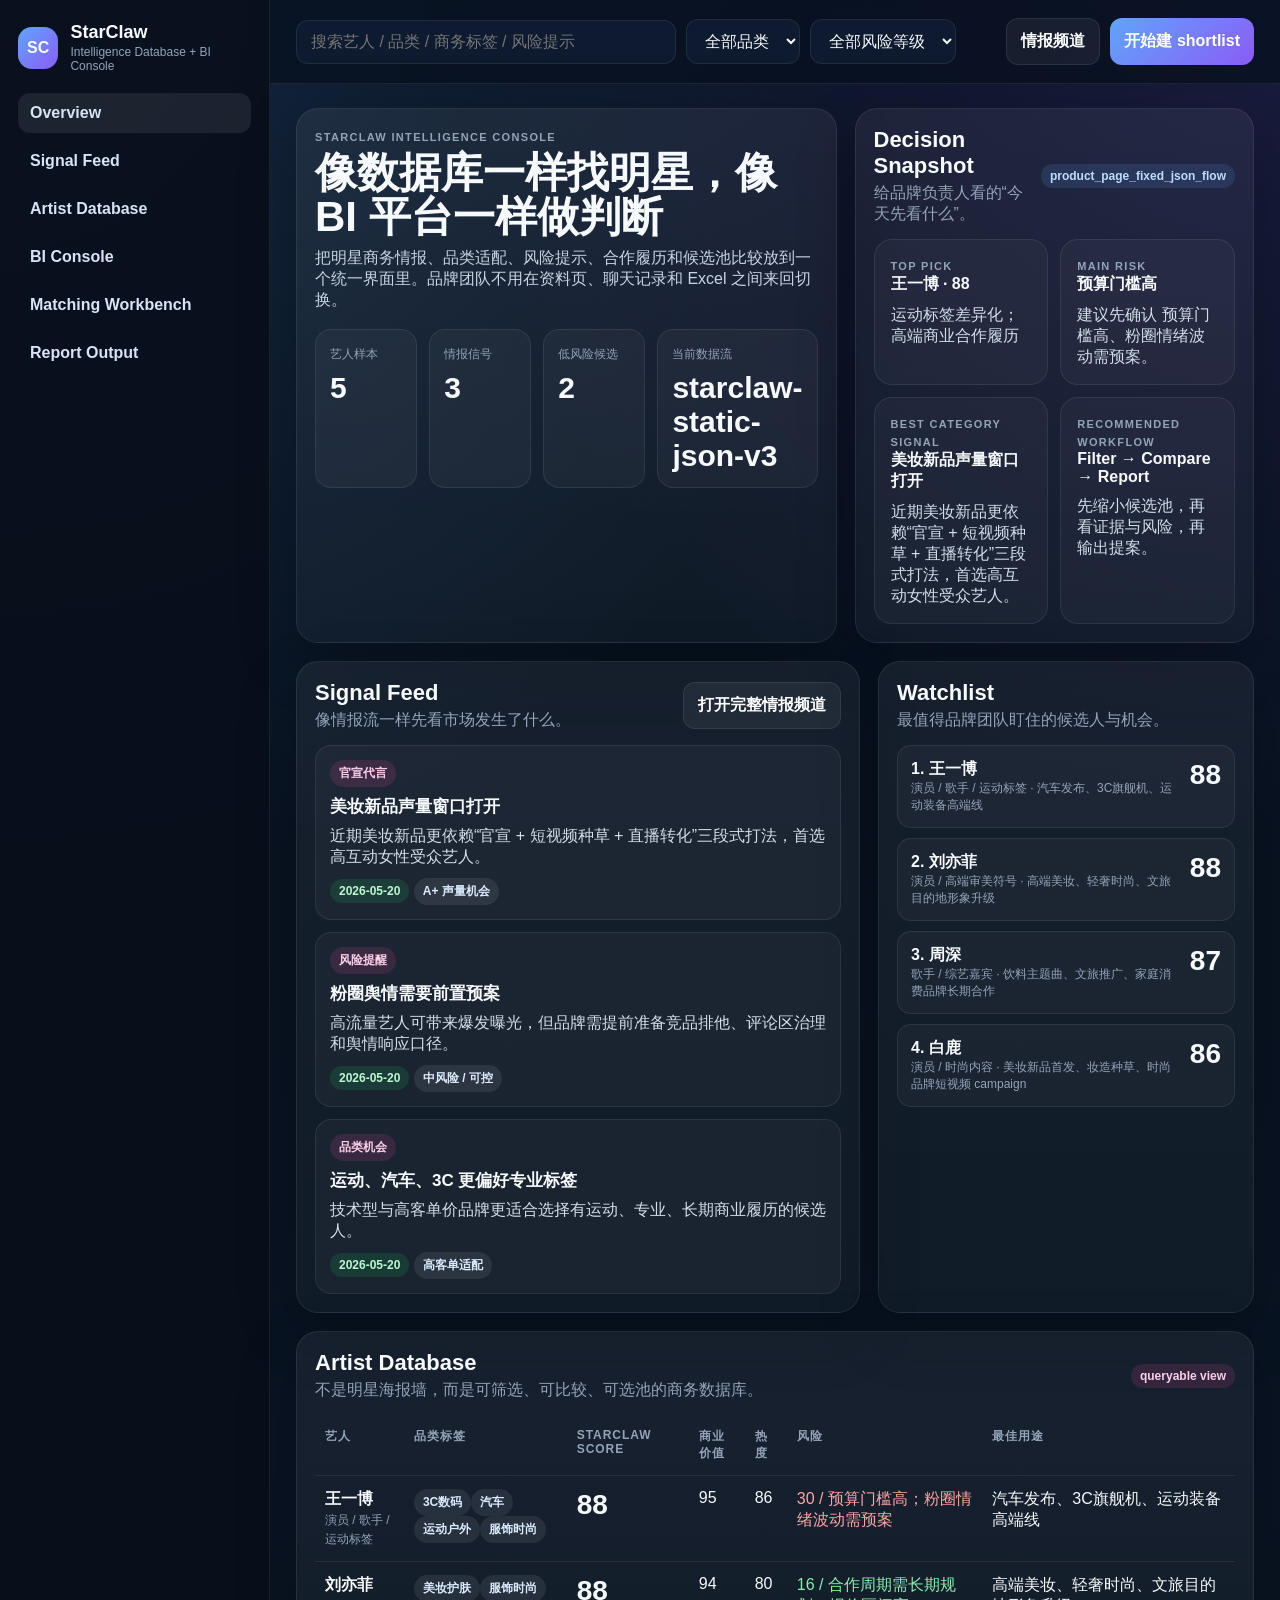
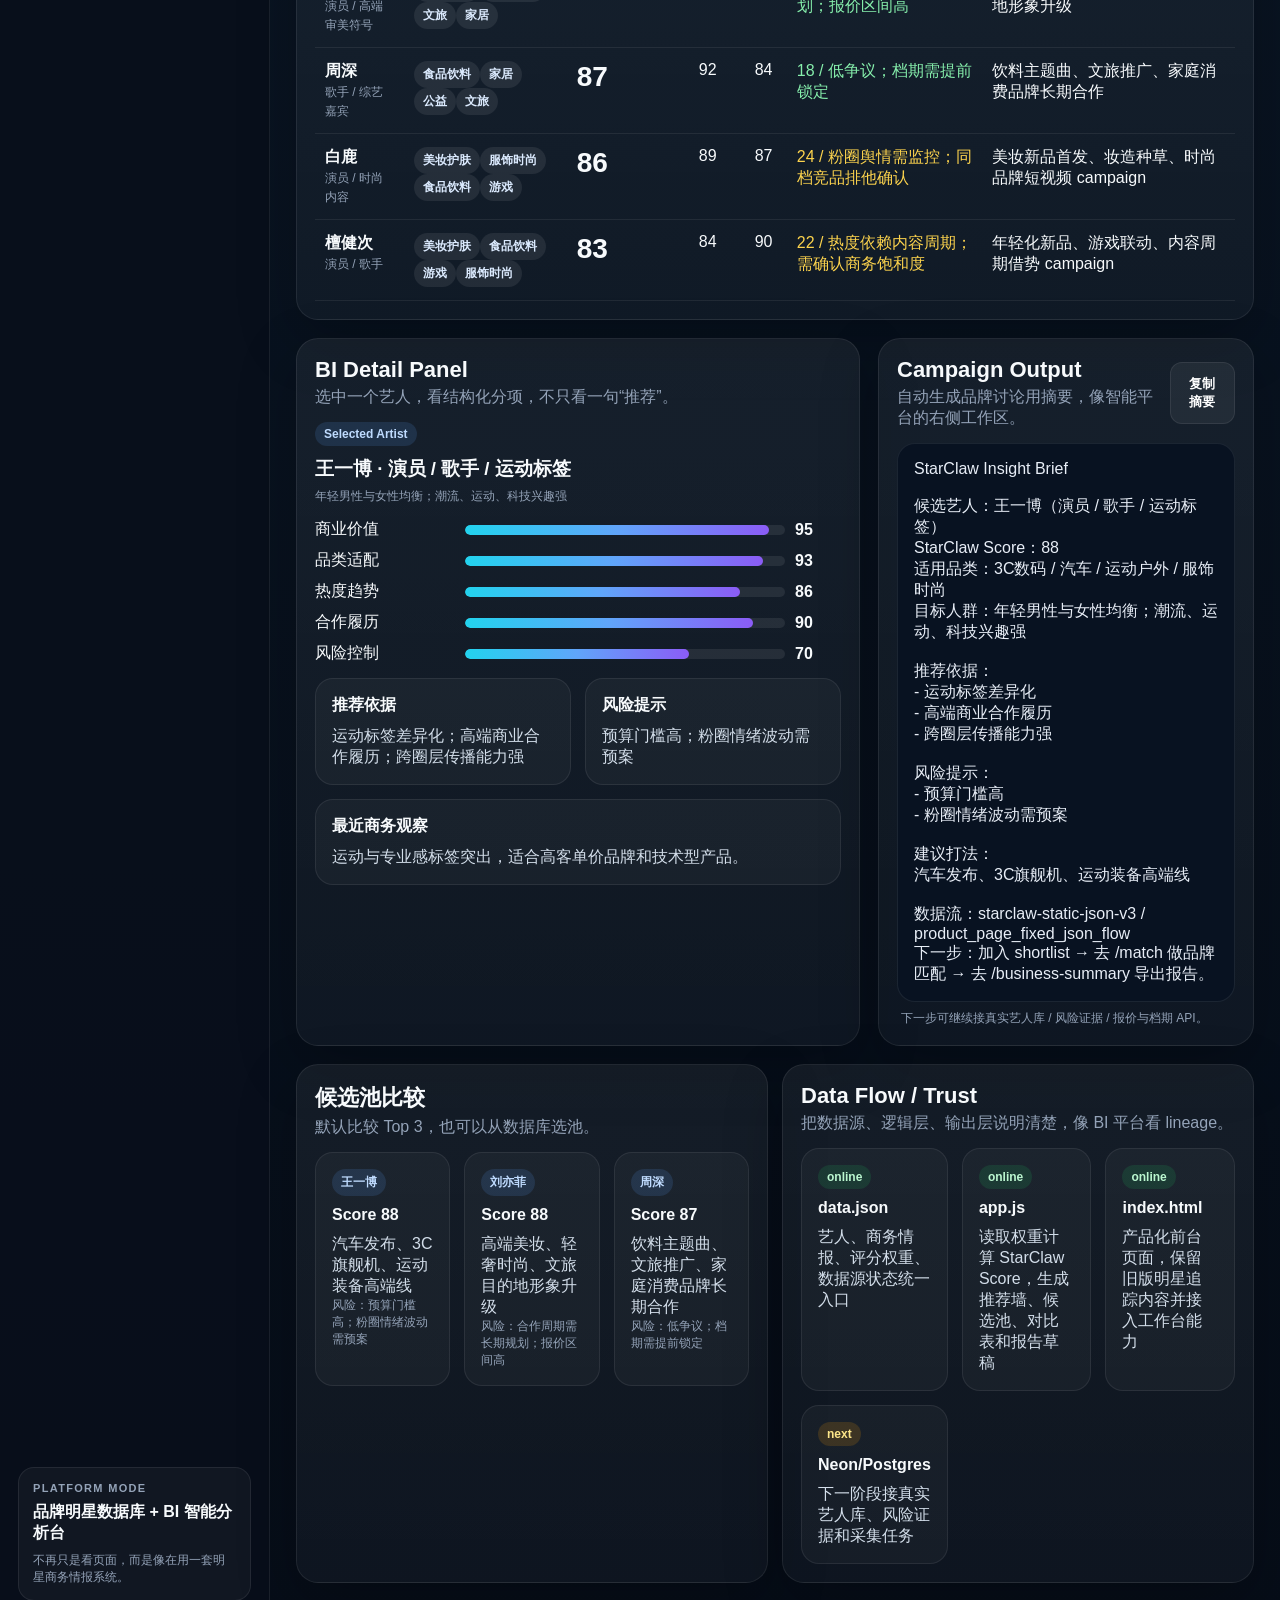
<file: index.html>
<!doctype html>
<html lang="zh-CN">
<head>
  <meta charset="UTF-8" />
  <meta name="viewport" content="width=device-width, initial-scale=1.0" />
  <title>StarClaw Intelligence Console</title>
  <meta name="description" content="StarClaw 明星商务情报数据库与 BI 智能工作台。" />
  <link rel="canonical" href="https://star.singclaw.xyz/" />
  <link rel="icon" type="image/svg+xml" href="/favicon.svg" />
  <style>
    :root{--bg:#07111f;--bg2:#0b1728;--panel:#0f1b31;--panel2:#12233f;--card:#132746;--line:rgba(255,255,255,.08);--text:#f7fafc;--muted:#94a3b8;--blue:#60a5fa;--cyan:#22d3ee;--violet:#8b5cf6;--pink:#ec4899;--green:#22c55e;--amber:#f59e0b;--red:#ef4444}*{box-sizing:border-box}html,body{margin:0;background:radial-gradient(circle at top left,rgba(96,165,250,.16),transparent 26%),radial-gradient(circle at top right,rgba(139,92,246,.14),transparent 24%),linear-gradient(180deg,#07111f,#091422 45%,#060d18);color:var(--text);font-family:Inter,-apple-system,BlinkMacSystemFont,"Segoe UI",Roboto,"PingFang SC","Microsoft YaHei",sans-serif}body{display:grid;grid-template-columns:270px 1fr;min-height:100vh}.sidebar{background:rgba(8,15,27,.9);border-right:1px solid var(--line);padding:22px 18px;display:flex;flex-direction:column;gap:20px}.brand{display:flex;gap:12px;align-items:center}.mark{width:42px;height:42px;border-radius:14px;background:linear-gradient(135deg,var(--blue),var(--violet));display:grid;place-items:center;font-weight:900}.brand h1{font-size:18px;margin:0}.brand p{margin:2px 0 0;color:var(--muted);font-size:12px}.nav{display:grid;gap:8px}.nav a{color:#d8e3f4;text-decoration:none;padding:11px 12px;border-radius:12px;font-weight:700}.nav a:hover,.nav a.active{background:rgba(255,255,255,.08)}.sidecard{margin-top:auto;padding:14px;border:1px solid var(--line);border-radius:16px;background:rgba(255,255,255,.04);display:grid;gap:8px}.eyebrow{font-size:11px;text-transform:uppercase;letter-spacing:.12em;color:var(--muted);font-weight:800}.main{min-width:0}.topbar{position:sticky;top:0;z-index:5;display:flex;justify-content:space-between;align-items:center;padding:18px 26px;border-bottom:1px solid var(--line);background:rgba(7,17,31,.76);backdrop-filter:blur(18px)}.search{display:flex;gap:10px;align-items:center;width:min(660px,100%)}.search input,.search select{background:#0d1a2f;border:1px solid var(--line);color:var(--text);border-radius:12px;padding:12px 14px;font:inherit}.search input{flex:1}.actions{display:flex;gap:10px}.btn{display:inline-flex;align-items:center;justify-content:center;border-radius:12px;padding:12px 14px;text-decoration:none;color:#fff;background:rgba(255,255,255,.06);border:1px solid var(--line);font-weight:800}.btn.primary{background:linear-gradient(135deg,var(--blue),var(--violet));border:0}.content{padding:24px 26px 40px;display:grid;gap:18px}.hero{display:grid;grid-template-columns:1.15fr .85fr;gap:18px}.panel{background:linear-gradient(180deg,rgba(255,255,255,.06),rgba(255,255,255,.035));border:1px solid var(--line);border-radius:22px;padding:18px;box-shadow:0 20px 60px rgba(0,0,0,.24)}.hero h2{margin:6px 0 10px;font-size:42px;line-height:1.04}.hero p{margin:0;color:#c8d4e3;max-width:760px}.kpis{display:grid;grid-template-columns:repeat(4,1fr);gap:12px;margin-top:18px}.kpi{padding:14px;border-radius:16px;background:rgba(255,255,255,.04);border:1px solid var(--line)}.kpi b{display:block;font-size:30px;margin-top:8px}.mini{font-size:12px;color:var(--muted)}.statdeck{display:grid;grid-template-columns:repeat(2,1fr);gap:12px}.chip{display:inline-flex;align-items:center;padding:5px 9px;border-radius:999px;font-size:12px;font-weight:700;background:rgba(255,255,255,.08);color:#dbeafe}.chip.blue{background:rgba(96,165,250,.14);color:#bfdbfe}.chip.green{background:rgba(34,197,94,.14);color:#bbf7d0}.chip.amber{background:rgba(245,158,11,.16);color:#fde68a}.chip.pink{background:rgba(236,72,153,.14);color:#fbcfe8}.grid{display:grid;gap:18px}.split{grid-template-columns:1.2fr .8fr}.section-head{display:flex;justify-content:space-between;align-items:center;gap:12px;margin-bottom:14px}.section-head h3{margin:0;font-size:22px}.section-head p{margin:4px 0 0;color:var(--muted)}.feed{display:grid;gap:12px}.feed-item{padding:14px;border-radius:16px;background:rgba(255,255,255,.035);border:1px solid var(--line)}.feed-item h4{margin:8px 0 8px;font-size:17px}.feed-item p{margin:0 0 10px;color:#d4deea}.watchlist{display:grid;gap:10px}.watch{padding:13px;border-radius:14px;background:rgba(255,255,255,.035);border:1px solid var(--line);display:flex;justify-content:space-between;gap:10px}.watch strong{display:block}.database{overflow:auto}.table{width:100%;border-collapse:collapse}.table th,.table td{padding:13px 10px;border-bottom:1px solid rgba(255,255,255,.07);text-align:left;vertical-align:top}.table th{font-size:12px;text-transform:uppercase;letter-spacing:.08em;color:var(--muted)}.table tr{cursor:pointer}.table tr:hover{background:rgba(255,255,255,.03)}.score{font-size:28px;font-weight:900}.risk-low{color:#86efac}.risk-mid{color:#fcd34d}.risk-high{color:#fca5a5}.detail{display:grid;gap:14px}.bars{display:grid;gap:10px}.barrow{display:grid;grid-template-columns:140px 1fr 46px;gap:10px;align-items:center}.bar{height:10px;border-radius:999px;background:rgba(255,255,255,.08);overflow:hidden}.bar span{display:block;height:100%;border-radius:999px;background:linear-gradient(90deg,var(--cyan),var(--blue),var(--violet))}.cards3{display:grid;grid-template-columns:repeat(3,1fr);gap:14px}.cards2{display:grid;grid-template-columns:repeat(2,1fr);gap:14px}.card{padding:16px;border-radius:18px;background:rgba(255,255,255,.035);border:1px solid var(--line)}.card h4{margin:0 0 10px}.card p{margin:0;color:#d3deea}.report{white-space:pre-wrap;background:#081221;border:1px solid var(--line);border-radius:18px;padding:16px;min-height:220px;color:#e8eef7}.footer{padding:8px 4px 0;color:var(--muted);font-size:12px}.empty{padding:28px;text-align:center;color:var(--muted)}@media(max-width:1100px){body{grid-template-columns:1fr}.sidebar{border-right:0;border-bottom:1px solid var(--line)}.hero,.split,.cards2,.cards3,.kpis,.statdeck{grid-template-columns:1fr}.topbar{position:static;flex-direction:column;align-items:stretch}.actions{justify-content:flex-start}}
  </style>
</head>
<body>
  <aside class="sidebar">
    <div class="brand"><div class="mark">SC</div><div><h1>StarClaw</h1><p>Intelligence Database + BI Console</p></div></div>
    <nav class="nav">
      <a class="active" href="#overview">Overview</a>
      <a href="#signals">Signal Feed</a>
      <a href="#database">Artist Database</a>
      <a href="#bi">BI Console</a>
      <a href="/match">Matching Workbench</a>
      <a href="/business-summary">Report Output</a>
    </nav>
    <div class="sidecard">
      <span class="eyebrow">Platform mode</span>
      <strong>品牌明星数据库 + BI 智能分析台</strong>
      <span class="mini">不再只是看页面，而是像在用一套明星商务情报系统。</span>
    </div>
  </aside>
  <main class="main">
    <header class="topbar">
      <div class="search">
        <input id="searchInput" placeholder="搜索艺人 / 品类 / 商务标签 / 风险提示" />
        <select id="categoryFilter"></select>
        <select id="riskFilter"><option value="all">全部风险等级</option><option value="safe">低风险优先</option><option value="balanced">平衡型</option><option value="aggressive">高热度优先</option></select>
      </div>
      <div class="actions"><a class="btn" href="/stars">情报频道</a><a class="btn primary" href="/match">开始建 shortlist</a></div>
    </header>
    <div class="content">
      <section class="hero" id="overview">
        <div class="panel">
          <span class="eyebrow">starclaw intelligence console</span>
          <h2>像数据库一样找明星，像 BI 平台一样做判断</h2>
          <p>把明星商务情报、品类适配、风险提示、合作履历和候选池比较放到一个统一界面里。品牌团队不用在资料页、聊天记录和 Excel 之间来回切换。</p>
          <div class="kpis">
            <div class="kpi"><span class="mini">艺人样本</span><b id="metricArtists">—</b></div>
            <div class="kpi"><span class="mini">情报信号</span><b id="metricSignals">—</b></div>
            <div class="kpi"><span class="mini">低风险候选</span><b id="metricSafe">—</b></div>
            <div class="kpi"><span class="mini">当前数据流</span><b id="metricFlow">—</b></div>
          </div>
        </div>
        <div class="panel">
          <div class="section-head"><div><h3>Decision Snapshot</h3><p>给品牌负责人看的“今天先看什么”。</p></div><span id="modeChip" class="chip blue">Live JSON</span></div>
          <div class="statdeck">
            <div class="card"><span class="eyebrow">Top pick</span><h4 id="topPickName">—</h4><p id="topPickReason">—</p></div>
            <div class="card"><span class="eyebrow">Main risk</span><h4 id="topRisk">—</h4><p id="topRiskAdvice">—</p></div>
            <div class="card"><span class="eyebrow">Best category signal</span><h4 id="bestCategory">—</h4><p id="bestCategoryNote">—</p></div>
            <div class="card"><span class="eyebrow">Recommended workflow</span><h4>Filter → Compare → Report</h4><p>先缩小候选池，再看证据与风险，再输出提案。</p></div>
          </div>
        </div>
      </section>

      <section class="grid split" id="signals">
        <div class="panel">
          <div class="section-head"><div><h3>Signal Feed</h3><p>像情报流一样先看市场发生了什么。</p></div><a class="btn" href="/stars">打开完整情报频道</a></div>
          <div id="signalFeed" class="feed"></div>
        </div>
        <div class="panel">
          <div class="section-head"><div><h3>Watchlist</h3><p>最值得品牌团队盯住的候选人与机会。</p></div></div>
          <div id="watchlist" class="watchlist"></div>
        </div>
      </section>

      <section class="panel" id="database">
        <div class="section-head"><div><h3>Artist Database</h3><p>不是明星海报墙，而是可筛选、可比较、可选池的商务数据库。</p></div><span class="chip pink">queryable view</span></div>
        <div class="database">
          <table class="table">
            <thead><tr><th>艺人</th><th>品类标签</th><th>StarClaw Score</th><th>商业价值</th><th>热度</th><th>风险</th><th>最佳用途</th></tr></thead>
            <tbody id="artistRows"></tbody>
          </table>
        </div>
      </section>

      <section class="grid split" id="bi">
        <div class="panel">
          <div class="section-head"><div><h3>BI Detail Panel</h3><p>选中一个艺人，看结构化分项，不只看一句“推荐”。</p></div></div>
          <div id="detailPanel" class="detail"></div>
        </div>
        <div class="panel">
          <div class="section-head"><div><h3>Campaign Output</h3><p>自动生成品牌讨论用摘要，像智能平台的右侧工作区。</p></div><button id="copyReportBtn" class="btn">复制摘要</button></div>
          <div id="reportBox" class="report"></div>
          <div class="footer">下一步可继续接真实艺人库 / 风险证据 / 报价与档期 API。</div>
        </div>
      </section>

      <section class="cards2">
        <div class="panel"><div class="section-head"><div><h3>候选池比较</h3><p>默认比较 Top 3，也可以从数据库选池。</p></div></div><div id="compareCards" class="cards3"></div></div>
        <div class="panel"><div class="section-head"><div><h3>Data Flow / Trust</h3><p>把数据源、逻辑层、输出层说明清楚，像 BI 平台看 lineage。</p></div></div><div id="pipelineCards" class="cards3"></div></div>
      </section>
    </div>
  </main>
  <script src="/app.js"></script>
</body>
</html>
</file>
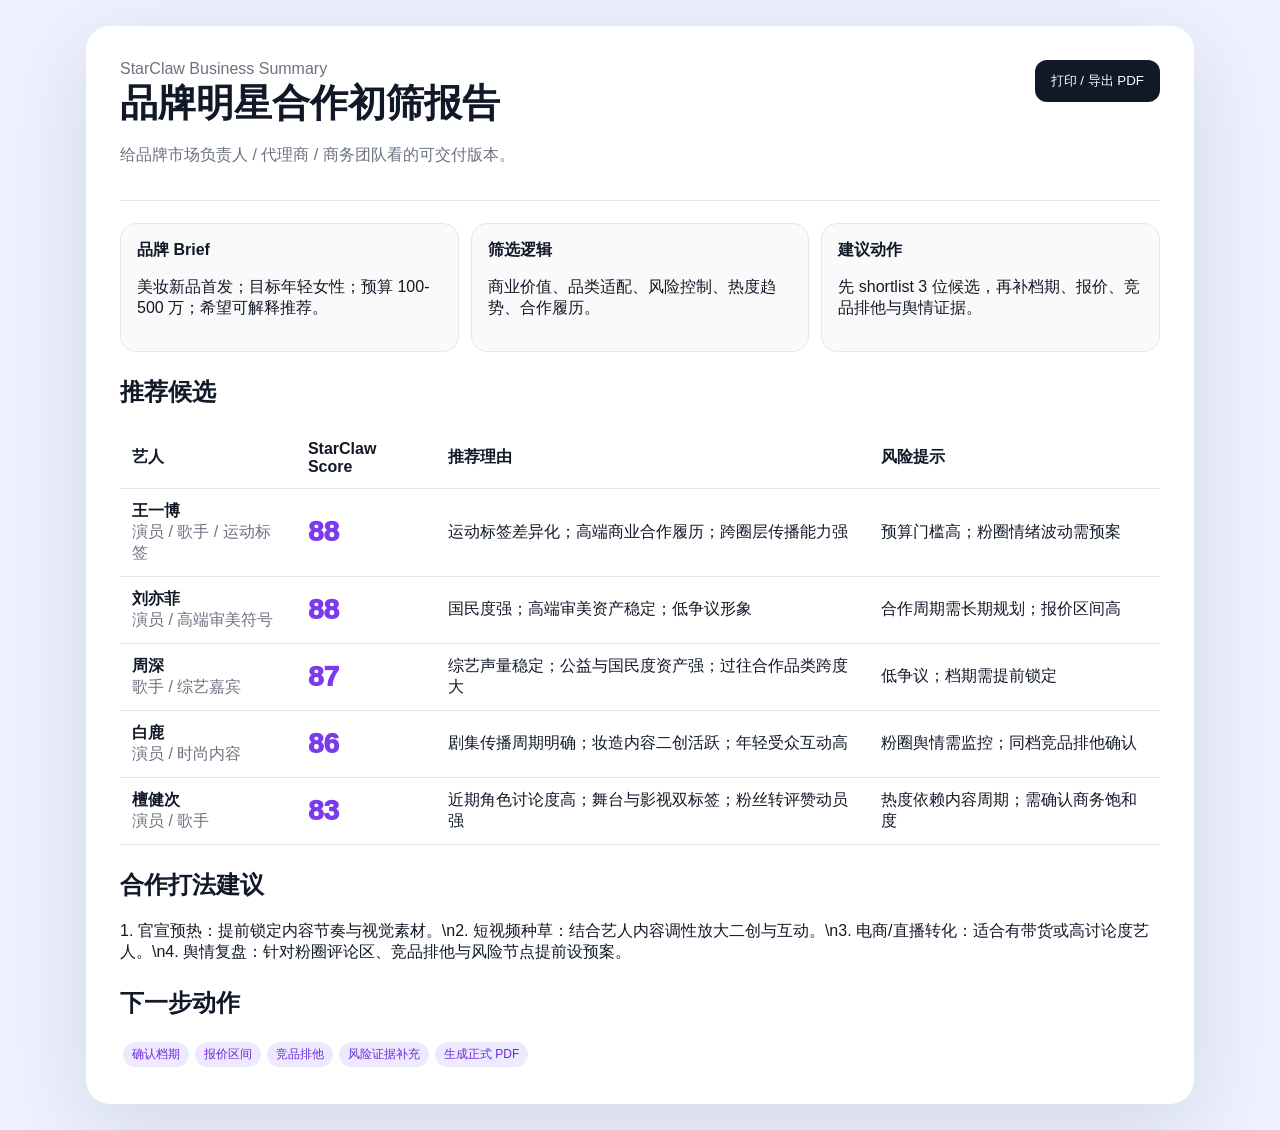
<file: business-summary/index.html>
<!doctype html>
<html lang="zh-CN"><head><meta charset="UTF-8"><meta name="viewport" content="width=device-width,initial-scale=1"><title>品牌商务推荐报告 · StarClaw</title><style>body{margin:0;background:#eef2ff;color:#111827;font-family:-apple-system,BlinkMacSystemFont,'Segoe UI','Microsoft YaHei',sans-serif}.page{width:min(1040px,calc(100% - 32px));margin:26px auto;background:white;border-radius:24px;padding:34px;box-shadow:0 24px 90px rgba(15,23,42,.12)}.top{display:flex;justify-content:space-between;align-items:start;gap:20px;border-bottom:1px solid #e5e7eb;padding-bottom:18px}h1{font-size:38px;margin:0}.muted{color:#6b7280}.grid{display:grid;grid-template-columns:repeat(3,1fr);gap:12px;margin:22px 0}.card{border:1px solid #e5e7eb;border-radius:16px;padding:16px;background:#fafafa}.score{font-size:28px;font-weight:950;color:#7c3aed}.section{margin-top:24px}.table{width:100%;border-collapse:collapse}.table th,.table td{border-bottom:1px solid #e5e7eb;text-align:left;padding:12px}.tag{display:inline-block;padding:4px 9px;border-radius:999px;background:#ede9fe;color:#6d28d9;font-size:12px;margin:3px}.report{white-space:pre-wrap}.print{padding:12px 16px;border:0;border-radius:12px;background:#111827;color:white}@media print{body{background:white}.page{box-shadow:none;margin:0;width:auto}.print{display:none}}@media(max-width:860px){.grid{grid-template-columns:1fr}}</style></head><body><main class="page"><div class="top"><div><div class="muted">StarClaw Business Summary</div><h1>品牌明星合作初筛报告</h1><p class="muted">给品牌市场负责人 / 代理商 / 商务团队看的可交付版本。</p></div><button class="print" onclick="window.print()">打印 / 导出 PDF</button></div><section class="grid"><div class="card"><b>品牌 Brief</b><p>美妆新品首发；目标年轻女性；预算 100-500 万；希望可解释推荐。</p></div><div class="card"><b>筛选逻辑</b><p>商业价值、品类适配、风险控制、热度趋势、合作履历。</p></div><div class="card"><b>建议动作</b><p>先 shortlist 3 位候选，再补档期、报价、竞品排他与舆情证据。</p></div></section><section class="section"><h2>推荐候选</h2><table class="table"><thead><tr><th>艺人</th><th>StarClaw Score</th><th>推荐理由</th><th>风险提示</th></tr></thead><tbody id="rows"></tbody></table></section><section class="section"><h2>合作打法建议</h2><div class="report">1. 官宣预热：提前锁定内容节奏与视觉素材。\n2. 短视频种草：结合艺人内容调性放大二创与互动。\n3. 电商/直播转化：适合有带货或高讨论度艺人。\n4. 舆情复盘：针对粉圈评论区、竞品排他与风险节点提前设预案。</div></section><section class="section"><h2>下一步动作</h2><span class="tag">确认档期</span><span class="tag">报价区间</span><span class="tag">竞品排他</span><span class="tag">风险证据补充</span><span class="tag">生成正式 PDF</span></section></main><script>const w={commercialValue:.3,categoryFit:.25,riskControl:.2,heatTrend:.15,partnershipHistory:.1};function score(a){return Math.round((a.commercialValue||0)*w.commercialValue+(a.categoryFit||0)*w.categoryFit+(100-(a.riskLevel||0))*w.riskControl+(a.heatTrend||0)*w.heatTrend+(a.partnershipHistory||0)*w.partnershipHistory)}fetch('/data.json',{cache:'no-store'}).then(r=>r.json()).then(d=>{document.getElementById('rows').innerHTML=(d.artists||[]).map(a=>({...a,s:score(a)})).sort((a,b)=>b.s-a.s).slice(0,5).map(a=>`<tr><td><b>${a.name}</b><br><span class="muted">${a.role}</span></td><td><span class="score">${a.s}</span></td><td>${(a.evidence||[]).join('；')}</td><td>${(a.riskTags||[]).join('；')}</td></tr>`).join('')})</script></body></html>
</file>
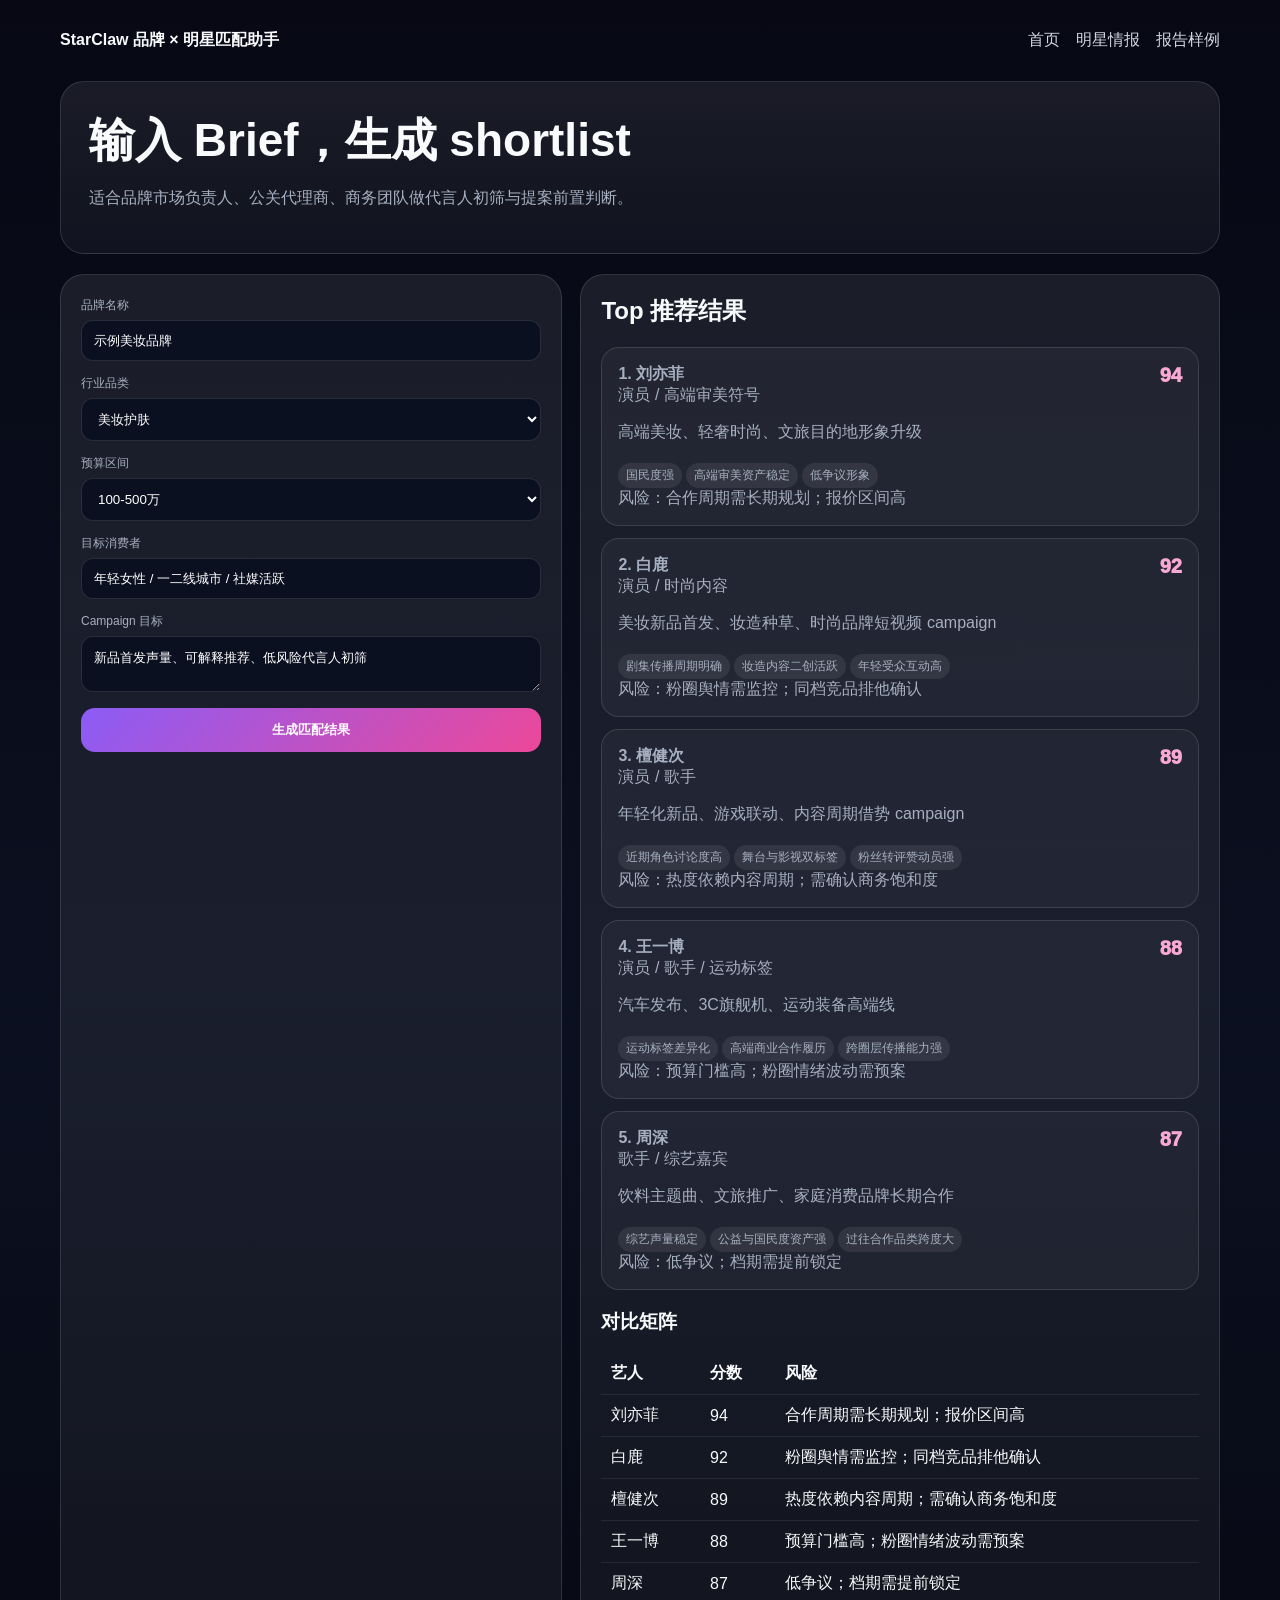
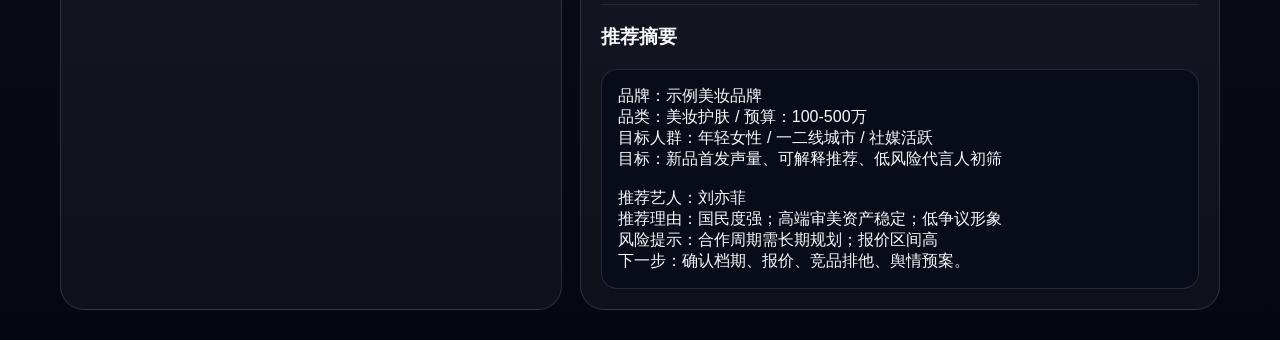
<file: match/index.html>
<!doctype html>
<html lang="zh-CN"><head><meta charset="UTF-8"><meta name="viewport" content="width=device-width,initial-scale=1"><title>品牌 × 明星匹配助手 · StarClaw</title><link rel="icon" href="/favicon.svg"><style>:root{--bg:#070814;--text:#f8fafc;--muted:#a7b0c0;--line:rgba(255,255,255,.12);--p:#8b5cf6;--pk:#ec4899}*{box-sizing:border-box}body{margin:0;background:linear-gradient(180deg,#070814,#0b1020 55%,#06070f);color:var(--text);font-family:-apple-system,BlinkMacSystemFont,'Segoe UI','Microsoft YaHei',sans-serif}.wrap{width:min(1160px,calc(100% - 32px));margin:auto;padding:30px 0}.nav{display:flex;justify-content:space-between;align-items:center;margin-bottom:30px}.nav a{color:#d3d8e3;text-decoration:none;margin-left:16px}.hero,.card{border:1px solid var(--line);border-radius:24px;background:linear-gradient(180deg,rgba(255,255,255,.08),rgba(255,255,255,.04))}.hero{padding:28px}.hero h1{font-size:46px;margin:0 0 10px}.muted{color:var(--muted)}.grid{display:grid;grid-template-columns:.88fr 1.12fr;gap:18px;margin-top:20px}.card{padding:20px}label{font-size:12px;color:var(--muted)}input,select,textarea{width:100%;margin:6px 0 12px;padding:12px;border-radius:12px;border:1px solid var(--line);background:#0b1020;color:white}.btn{width:100%;padding:13px;border:0;border-radius:14px;background:linear-gradient(135deg,var(--p),var(--pk));color:white;font-weight:800}.result{display:grid;gap:12px}.match{padding:16px;border:1px solid var(--line);border-radius:18px;background:rgba(255,255,255,.04)}.score{float:right;font-weight:950;color:#f9a8d4;font-size:20px}.pill{display:inline-block;margin:4px 4px 0 0;padding:4px 8px;border-radius:999px;background:rgba(255,255,255,.08);font-size:12px}.table{width:100%;border-collapse:collapse;margin-top:12px}.table td,.table th{padding:10px;border-bottom:1px solid rgba(255,255,255,.08);text-align:left}.report{white-space:pre-wrap;background:#080c18;border:1px solid var(--line);border-radius:16px;padding:16px;min-height:180px}@media(max-width:900px){.grid{grid-template-columns:1fr}.hero h1{font-size:34px}}</style></head><body><div class="wrap"><div class="nav"><b>StarClaw 品牌 × 明星匹配助手</b><div><a href="/">首页</a><a href="/stars">明星情报</a><a href="/business-summary">报告样例</a></div></div><section class="hero"><h1>输入 Brief，生成 shortlist</h1><p class="muted">适合品牌市场负责人、公关代理商、商务团队做代言人初筛与提案前置判断。</p></section><section class="grid"><form class="card" id="f"><label>品牌名称</label><input id="brand" value="示例美妆品牌"><label>行业品类</label><select id="cat"><option>美妆护肤</option><option>3C数码</option><option>汽车</option><option>运动户外</option><option>食品饮料</option><option>服饰时尚</option><option>家居</option><option>游戏</option></select><label>预算区间</label><select id="budget"><option>100-500万</option><option>50-100万</option><option>500万以上</option><option>10-50万</option></select><label>目标消费者</label><input id="aud" value="年轻女性 / 一二线城市 / 社媒活跃"><label>Campaign 目标</label><textarea id="goal">新品首发声量、可解释推荐、低风险代言人初筛</textarea><button class="btn">生成匹配结果</button></form><div class="card"><h2 style="margin-top:0">Top 推荐结果</h2><div id="out" class="result muted">加载中…</div><h3>对比矩阵</h3><table class="table"><thead><tr><th>艺人</th><th>分数</th><th>风险</th></tr></thead><tbody id="rows"></tbody></table><h3>推荐摘要</h3><div id="report" class="report"></div></div></section></div><script>let artists=[];const w={commercialValue:.3,categoryFit:.25,riskControl:.2,heatTrend:.15,partnershipHistory:.1};function score(a,cat){return Math.round((a.commercialValue||0)*w.commercialValue+(a.categoryFit||0)*w.categoryFit+(100-(a.riskLevel||0))*w.riskControl+(a.heatTrend||0)*w.heatTrend+(a.partnershipHistory||0)*w.partnershipHistory+((a.category||[]).includes(cat)?6:0))}function render(){const cat=document.getElementById('cat').value;const ranked=artists.map(a=>({...a,s:score(a,cat)})).sort((a,b)=>b.s-a.s).slice(0,5);document.getElementById('out').innerHTML=ranked.map((a,i)=>`<div class="match"><span class="score">${a.s}</span><b>${i+1}. ${a.name}</b><div class="muted">${a.role}</div><p>${a.bestUse||a.recentSignal||''}</p>${(a.evidence||[]).map(x=>`<span class="pill">${x}</span>`).join('')}<div class="muted">风险：${(a.riskTags||[]).join('；')}</div></div>`).join('');document.getElementById('rows').innerHTML=ranked.map(a=>`<tr><td>${a.name}</td><td>${a.s}</td><td>${(a.riskTags||[]).join('；')}</td></tr>`).join('');const p=ranked[0];document.getElementById('report').textContent=p?`品牌：${document.getElementById('brand').value}\n品类：${cat} / 预算：${document.getElementById('budget').value}\n目标人群：${document.getElementById('aud').value}\n目标：${document.getElementById('goal').value}\n\n推荐艺人：${p.name}\n推荐理由：${(p.evidence||[]).join('；')}\n风险提示：${(p.riskTags||[]).join('；')}\n下一步：确认档期、报价、竞品排他、舆情预案。`:''}document.getElementById('f').onsubmit=e=>{e.preventDefault();render()};fetch('/data.json',{cache:'no-store'}).then(r=>r.json()).then(d=>{artists=d.artists||[];render()})</script></body></html>
</file>
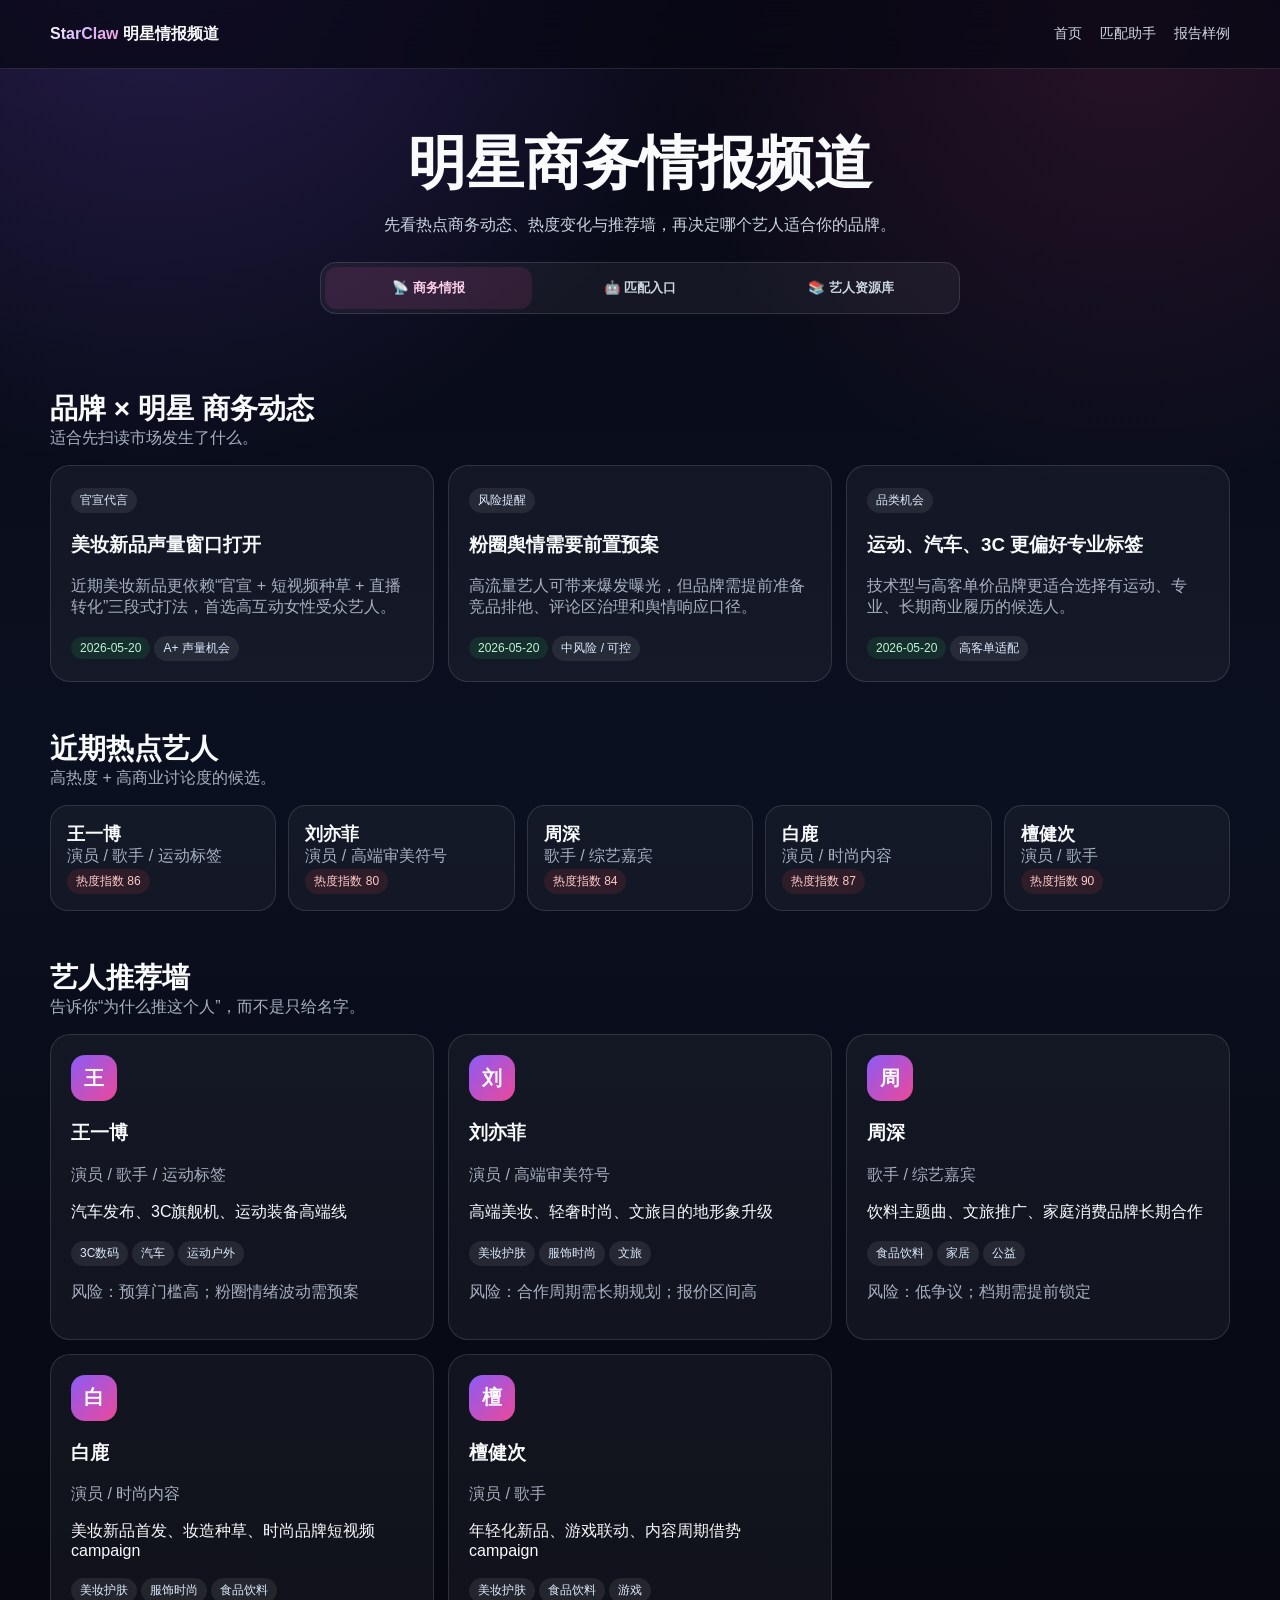
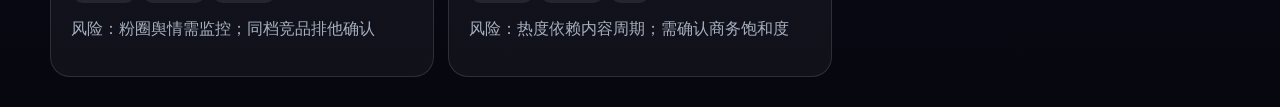
<file: stars/index.html>
<!doctype html>
<html lang="zh-CN">
<head>
  <meta charset="UTF-8" />
  <meta name="viewport" content="width=device-width, initial-scale=1.0" />
  <title>明星情报频道 · StarClaw</title>
  <meta name="description" content="明星商务情报、热点艺人、推荐墙与资源库。" />
  <link rel="canonical" href="https://star.singclaw.xyz/stars" />
  <link rel="icon" type="image/svg+xml" href="/favicon.svg" />
  <style>
    :root{--bg:#070814;--panel:#111429;--panel2:#171b34;--text:#f8fafc;--muted:#a7b0c0;--line:rgba(255,255,255,.12);--p:#8b5cf6;--pk:#ec4899;--cy:#38bdf8;--g:#22c55e;--a:#f59e0b;--r:#ef4444}*{box-sizing:border-box}body{margin:0;color:var(--text);font-family:-apple-system,BlinkMacSystemFont,"Segoe UI",Roboto,"PingFang SC","Microsoft YaHei",sans-serif;background:radial-gradient(circle at 12% -8%,rgba(139,92,246,.28),transparent 28%),radial-gradient(circle at 88% 0,rgba(236,72,153,.15),transparent 24%),linear-gradient(180deg,#070814,#0b1020 45%,#06070f)}.wrap{width:min(1180px,calc(100% - 32px));margin:auto}.nav{position:sticky;top:0;z-index:5;background:rgba(7,8,20,.72);backdrop-filter:blur(16px);border-bottom:1px solid var(--line)}.navin{height:68px;display:flex;align-items:center;justify-content:space-between}.brand{font-weight:950}.brand b{background:linear-gradient(135deg,#fff,#d8b4fe,#f9a8d4);-webkit-background-clip:text;color:transparent}.links{display:flex;gap:18px}.links a{color:#d3d8e3;text-decoration:none;font-size:14px}.hero{padding:56px 0 24px;text-align:center}.hero h1{font-size:clamp(34px,5vw,58px);margin:0 0 12px}.hero p{color:#cbd5e1;max-width:720px;margin:0 auto}.tabs{display:flex;gap:4px;max-width:640px;margin:26px auto 34px;padding:4px;border-radius:16px;background:rgba(255,255,255,.05);border:1px solid var(--line)}.tab{flex:1;padding:12px 14px;border-radius:12px;background:transparent;border:0;color:#cbd5e1;font-weight:800;cursor:pointer}.tab.active{background:rgba(236,72,153,.12);color:#fbcfe8}.panel{display:none}.panel.active{display:block}.section{padding:18px 0 30px}.head{display:flex;justify-content:space-between;align-items:end;gap:20px;margin-bottom:16px}.head h2{margin:0;font-size:28px}.muted{color:var(--muted)}.grid3{display:grid;grid-template-columns:repeat(3,1fr);gap:14px}.card{padding:20px;border:1px solid var(--line);border-radius:20px;background:rgba(255,255,255,.045)}.tag{display:inline-block;padding:4px 9px;border-radius:999px;background:rgba(255,255,255,.08);font-size:12px;color:#dbeafe;margin:2px 4px 0 0}.tag.green{background:rgba(34,197,94,.12);color:#bbf7d0}.tag.red{background:rgba(239,68,68,.12);color:#fecaca}.hotrow{display:grid;grid-template-columns:repeat(5,1fr);gap:12px}.chip{padding:16px;border:1px solid var(--line);border-radius:18px;background:rgba(255,255,255,.04)}.chip b{display:block;font-size:18px}.recgrid{display:grid;grid-template-columns:repeat(3,1fr);gap:14px}.rec{padding:20px;border:1px solid var(--line);border-radius:20px;background:rgba(255,255,255,.045)}.avatar{width:46px;height:46px;border-radius:14px;display:grid;place-items:center;background:linear-gradient(135deg,var(--p),var(--pk));font-weight:900;font-size:20px;margin-bottom:10px}.resgrid{display:grid;grid-template-columns:repeat(4,1fr);gap:14px}.res{padding:20px;border:1px solid var(--line);border-radius:20px;background:rgba(255,255,255,.045)}.btn{display:inline-flex;align-items:center;justify-content:center;padding:12px 16px;border-radius:14px;text-decoration:none;color:#fff;font-weight:800;border:1px solid var(--line);background:rgba(255,255,255,.06)}.btn.primary{border:0;background:linear-gradient(135deg,var(--p),var(--pk))}@media(max-width:980px){.grid3,.recgrid,.resgrid,.hotrow{grid-template-columns:repeat(2,1fr)}}@media(max-width:640px){.links{display:none}.grid3,.recgrid,.resgrid,.hotrow,.tabs{grid-template-columns:1fr;display:grid}.tabs{max-width:none}}
  </style>
</head>
<body>
  <nav class="nav"><div class="wrap navin"><div class="brand"><b>StarClaw</b> 明星情报频道</div><div class="links"><a href="/">首页</a><a href="/match">匹配助手</a><a href="/business-summary">报告样例</a></div></div></nav>
  <main class="wrap">
    <section class="hero"><h1>明星商务情报频道</h1><p>先看热点商务动态、热度变化与推荐墙，再决定哪个艺人适合你的品牌。</p><div class="tabs"><button class="tab active" data-panel="intel">📡 商务情报</button><button class="tab" data-panel="match">🤖 匹配入口</button><button class="tab" data-panel="library">📚 艺人资源库</button></div></section>

    <section class="panel active" id="intel"><div class="section"><div class="head"><div><h2>品牌 × 明星 商务动态</h2><div class="muted">适合先扫读市场发生了什么。</div></div></div><div id="signalsGrid" class="grid3"></div></div><div class="section"><div class="head"><div><h2>近期热点艺人</h2><div class="muted">高热度 + 高商业讨论度的候选。</div></div></div><div id="hotGrid" class="hotrow"></div></div><div class="section"><div class="head"><div><h2>艺人推荐墙</h2><div class="muted">告诉你“为什么推这个人”，而不是只给名字。</div></div></div><div id="recGrid" class="recgrid"></div></div></section>

    <section class="panel" id="match"><div class="section"><div class="card"><h2 style="margin-top:0">品牌匹配助手入口</h2><p class="muted">输入 Brief，自动生成候选池、推荐理由和风险提示。</p><a class="btn primary" href="/match">去做品牌 × 明星匹配</a><a class="btn" style="margin-left:10px" href="/business-summary">查看报告样例</a></div></div></section>

    <section class="panel" id="library"><div class="section"><div class="head"><div><h2>艺人资源库</h2><div class="muted">以行业视角来组织资源，而不是只堆列表。</div></div></div><div class="resgrid"><div class="res"><b>流量明星</b><p class="muted">适合美妆、时尚、快消，需要快速放大声量的品类。</p></div><div class="res"><b>体育明星</b><p class="muted">适合运动、健康、汽车、科技等强调专业与正面形象的品牌。</p></div><div class="res"><b>品质艺人</b><p class="muted">适合长期品牌资产建设、主题曲、综艺常驻与国民度传播。</p></div><div class="res"><b>电商明星</b><p class="muted">适合带货转化、直播专场、节点活动与 ROI 导向合作。</p></div></div></div></section>
  </main>
  <script>
    const tabs=[...document.querySelectorAll('.tab')];tabs.forEach(t=>t.onclick=()=>{tabs.forEach(x=>x.classList.remove('active'));document.querySelectorAll('.panel').forEach(p=>p.classList.remove('active'));t.classList.add('active');document.getElementById(t.dataset.panel).classList.add('active')});
    fetch('/data.json',{cache:'no-store'}).then(r=>r.json()).then(d=>{const arts=d.artists||[];const sig=d.businessSignals||[];const w=d.scoringWeights||{commercialValue:.3,categoryFit:.25,riskControl:.2,heatTrend:.15,partnershipHistory:.1};const score=a=>Math.round((a.commercialValue||0)*w.commercialValue+(a.categoryFit||0)*w.categoryFit+(100-(a.riskLevel||0))*w.riskControl+(a.heatTrend||0)*w.heatTrend+(a.partnershipHistory||0)*w.partnershipHistory);const ranked=arts.map(a=>({...a,s:score(a)})).sort((a,b)=>b.s-a.s);document.getElementById('signalsGrid').innerHTML=sig.map(s=>`<article class="card"><span class="tag">${s.type}</span><h3>${s.title}</h3><p class="muted">${s.summary}</p><div><span class="tag green">${s.date}</span><span class="tag">${s.metric}</span></div></article>`).join('');document.getElementById('hotGrid').innerHTML=ranked.slice(0,5).map(a=>`<div class="chip"><b>${a.name}</b><div class="muted">${a.role}</div><div class="tag red">热度指数 ${a.heatTrend}</div></div>`).join('');document.getElementById('recGrid').innerHTML=ranked.slice(0,6).map(a=>`<article class="rec"><div class="avatar">${a.name[0]}</div><h3>${a.name}</h3><div class="muted">${a.role}</div><p>${a.bestUse||a.recentSignal||''}</p><div>${a.category.slice(0,3).map(c=>`<span class="tag">${c}</span>`).join('')}</div><p class="muted">风险：${(a.riskTags||[]).join('；')}</p></article>`).join('')});
  </script>
</body>
</html>
</file>
